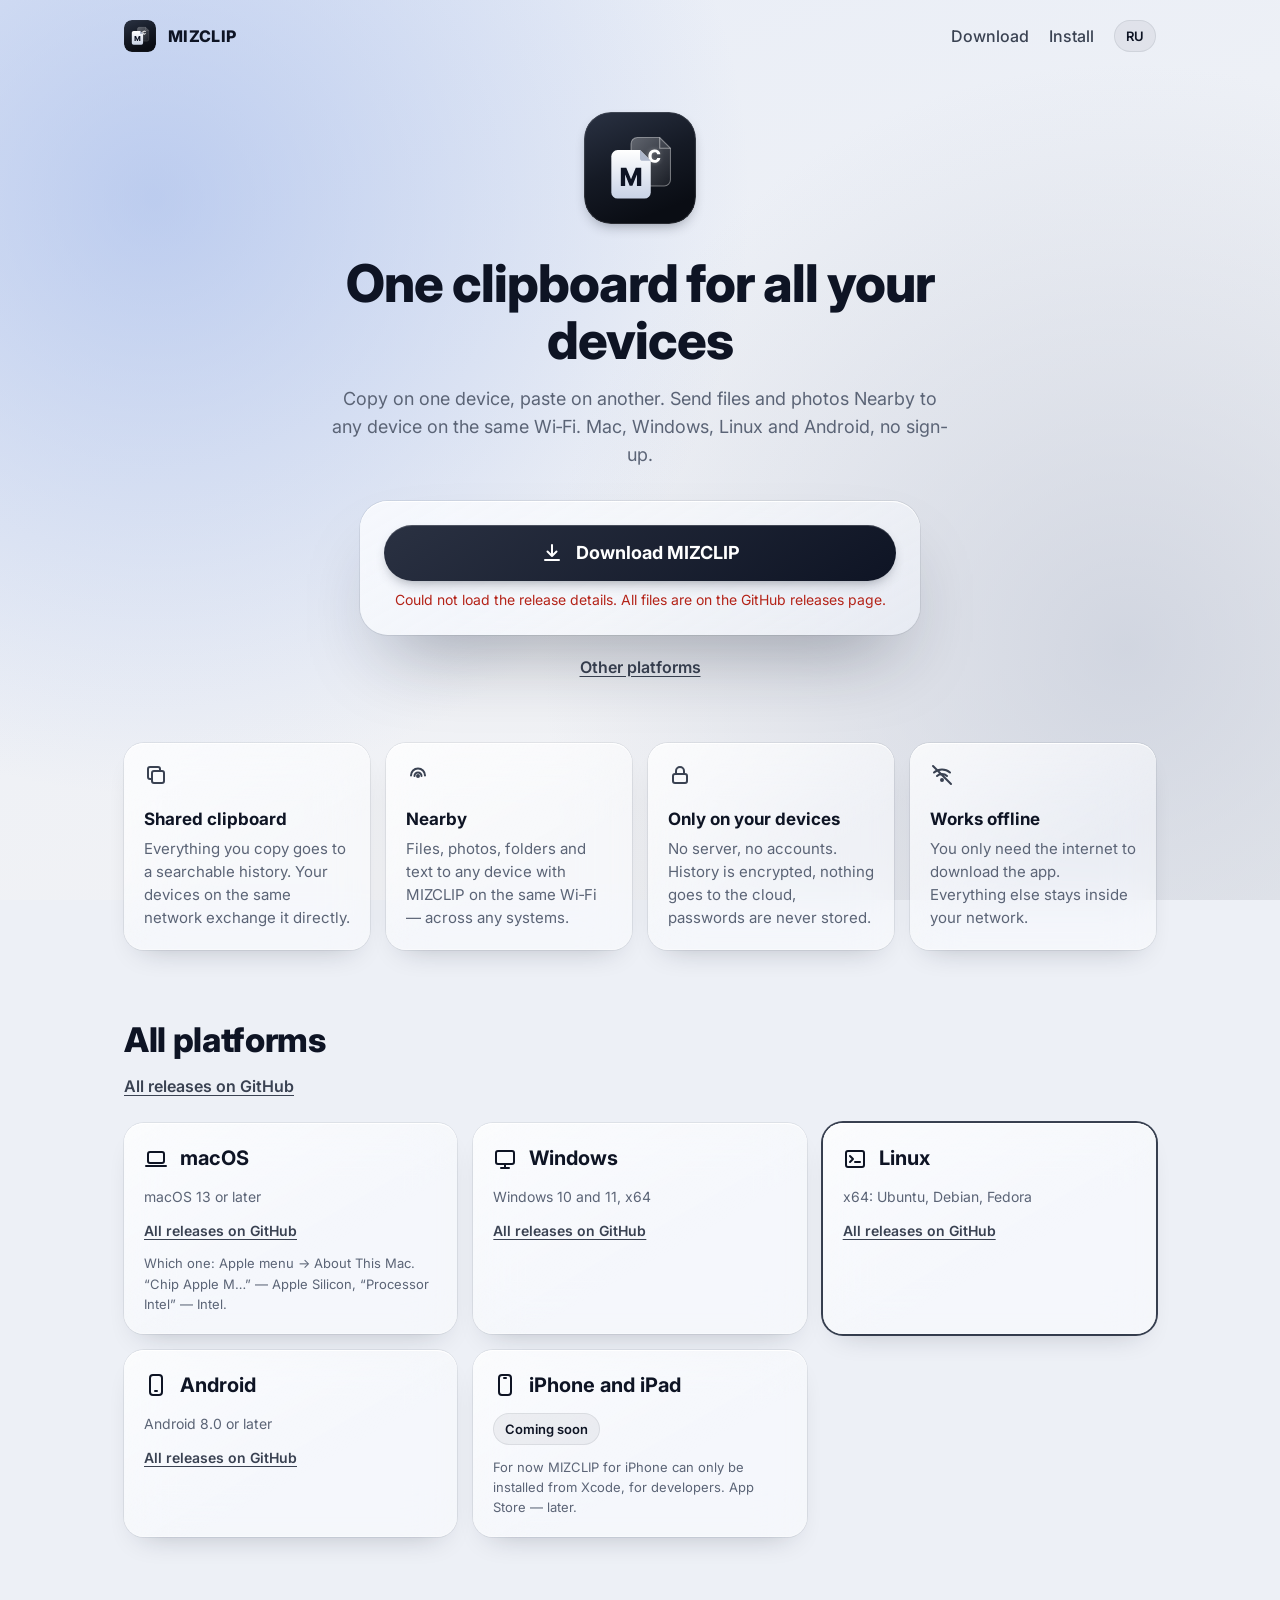
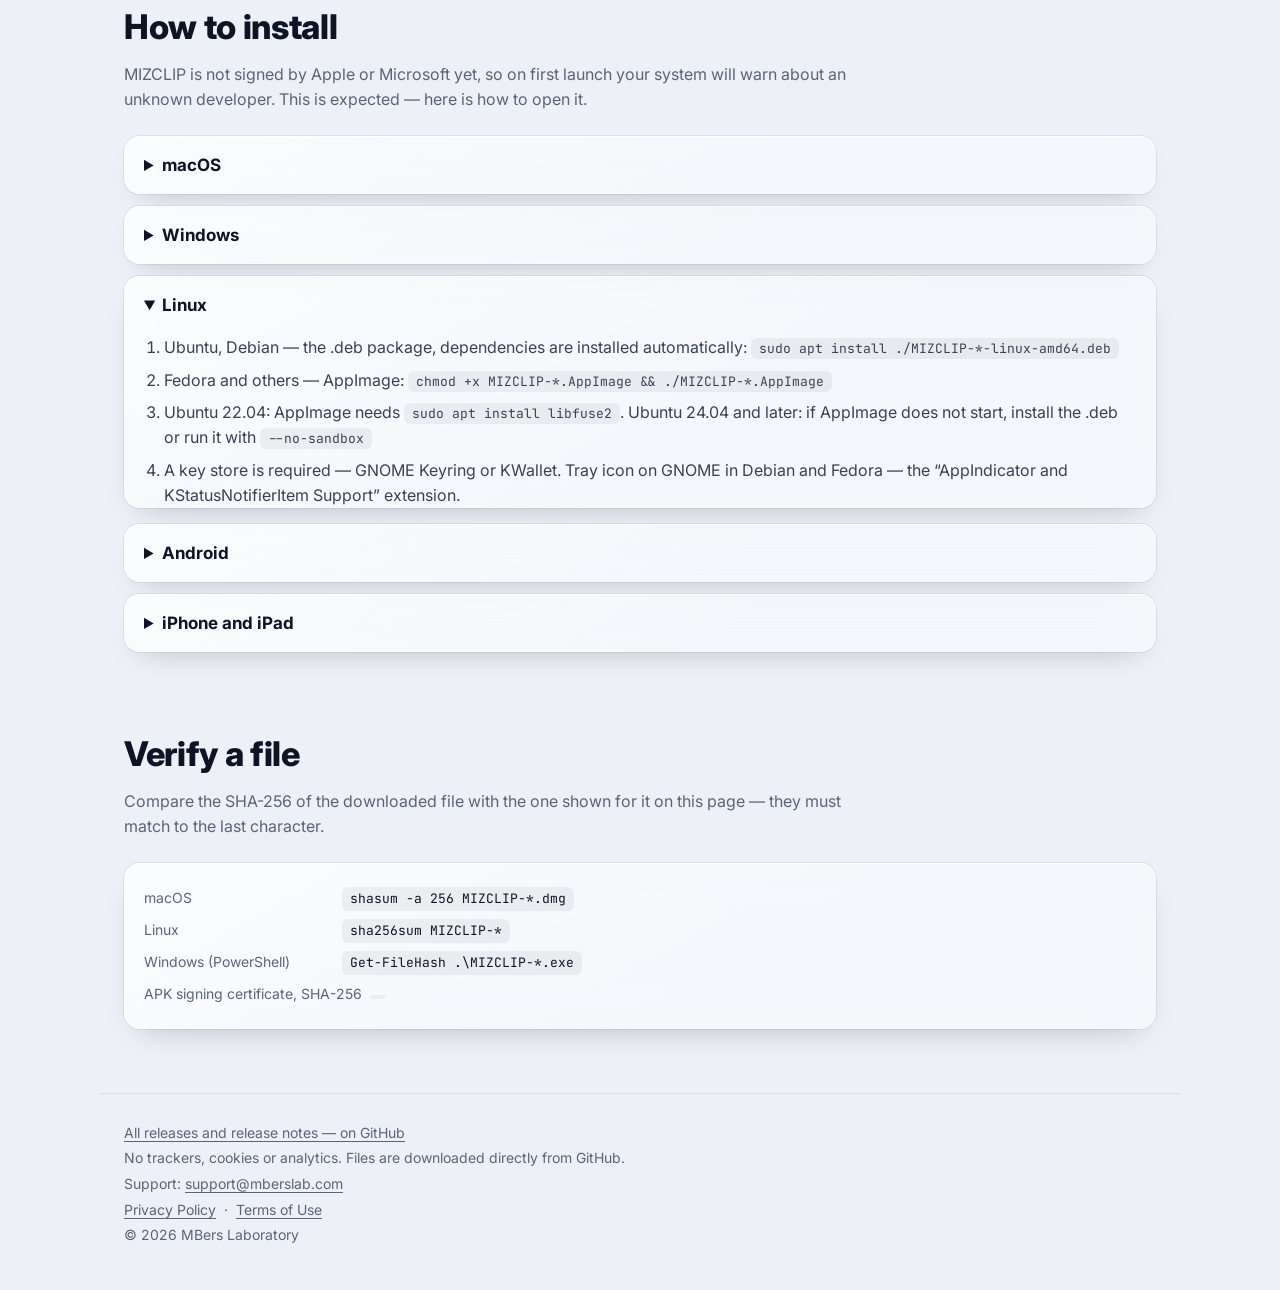
<file: index.html>
<!doctype html>
<html lang="ru">
<head>
  <meta charset="utf-8">
  <meta name="viewport" content="width=device-width, initial-scale=1">
  <!-- Только свои файлы; из сети — только сведения о выпуске из API GitHub. Без трекеров, cookies и аналитики. -->
  <meta http-equiv="Content-Security-Policy" content="default-src 'none'; script-src 'self'; style-src 'self'; img-src 'self'; font-src 'self'; connect-src https://api.github.com; base-uri 'none'; form-action 'none'; upgrade-insecure-requests">
  <meta name="referrer" content="no-referrer">
  <meta name="color-scheme" content="dark light">
  <title>MIZCLIP — скачать</title>
  <meta name="description" content="MIZCLIP — общий буфер обмена и передача «Рядом» для Mac, Windows, Linux и Android. Без сервера и регистрации.">
  <link rel="icon" href="assets/logo/mizclip-icon.svg" type="image/svg+xml">
  <link rel="icon" href="assets/logo/icon-small-32.png" sizes="32x32" type="image/png">
  <link rel="apple-touch-icon" href="assets/logo/icon-180.png">
  <link rel="stylesheet" href="assets/tokens.css">
  <link rel="stylesheet" href="assets/site.css">
  <script src="assets/app.js" defer></script>
</head>
<body>
  <header class="top">
    <a class="brand" href="./">
      <img src="assets/logo/mizclip-icon.svg" alt="" width="32" height="32">
      <span>MIZCLIP</span>
    </a>
    <nav class="nav">
      <a href="#download" data-i18n="nav.download">Скачать</a>
      <a href="#install" data-i18n="nav.install">Установка</a>
      <button type="button" class="chip" id="lang" lang="en" aria-label="Switch to English">EN</button>
    </nav>
  </header>

  <main>
    <section class="hero">
      <img class="hero-logo" src="assets/logo/mizclip-icon.svg" alt="MIZCLIP" width="112" height="112">
      <h1 data-i18n="hero.title">Общий буфер обмена для всех ваших устройств</h1>
      <p class="lead" data-i18n="hero.lead">Скопировал на одном устройстве — вставил на другом. Файлы и фото — «Рядом», на любое устройство в той же Wi‑Fi. Mac, Windows, Linux и Android, без регистрации.</p>

      <div class="cta panel">
        <a class="btn-primary btn-big" id="primary-btn" href="https://github.com/MBersLaboratory/mizclip-releases/releases">
          <svg class="icon" viewBox="0 0 24 24" aria-hidden="true"><path d="M12 4v11m0 0-4.5-4.5M12 15l4.5-4.5M5 19h14"/></svg>
          <span id="primary-label" data-i18n="primary.default">Скачать MIZCLIP</span>
        </a>
        <p class="meta" id="primary-meta"></p>
        <p class="alt" id="primary-alt" hidden></p>
        <p class="alt" id="primary-hint" hidden></p>
        <p class="status" id="status" role="status" aria-live="polite" data-i18n="status.static">Все установщики — на странице выпусков GitHub.</p>
      </div>
      <a class="more" href="#download" data-i18n="hero.more">Другие платформы</a>
    </section>

    <section class="features" aria-labelledby="features-title">
      <h2 class="sr-only" id="features-title" data-i18n="features.title">Что умеет MIZCLIP</h2>
      <article class="card glass">
        <svg class="icon" viewBox="0 0 24 24" aria-hidden="true"><rect x="8" y="8" width="12" height="12" rx="2"/><path d="M16 8V6a2 2 0 0 0-2-2H6a2 2 0 0 0-2 2v8a2 2 0 0 0 2 2h2"/></svg>
        <h3 data-i18n="f1.title">Общий буфер</h3>
        <p data-i18n="f1.text">Всё скопированное — в истории с поиском. Свои устройства в одной сети обмениваются ею напрямую.</p>
      </article>
      <article class="card glass">
        <svg class="icon" viewBox="0 0 24 24" aria-hidden="true"><path d="M5 12.5a7 7 0 0 1 14 0M8.5 13a3.5 3.5 0 0 1 7 0"/><circle cx="12" cy="13" r="1"/></svg>
        <h3 data-i18n="f2.title">«Рядом»</h3>
        <p data-i18n="f2.text">Файлы, фото, папки и текст на любое устройство с MIZCLIP в той же Wi‑Fi — между любыми системами.</p>
      </article>
      <article class="card glass">
        <svg class="icon" viewBox="0 0 24 24" aria-hidden="true"><rect x="5" y="11" width="14" height="9" rx="2"/><path d="M8 11V8a4 4 0 0 1 8 0v3"/></svg>
        <h3 data-i18n="f3.title">Только на ваших устройствах</h3>
        <p data-i18n="f3.text">Сервера и аккаунтов нет. История зашифрована, ничего не уходит в облако, пароли не сохраняются.</p>
      </article>
      <article class="card glass">
        <svg class="icon" viewBox="0 0 24 24" aria-hidden="true"><path d="M4 9.5a12 12 0 0 1 16 0M7 13a7 7 0 0 1 10 0M3 3l18 18"/><circle cx="12" cy="17" r="1"/></svg>
        <h3 data-i18n="f4.title">Без интернета</h3>
        <p data-i18n="f4.text">Интернет нужен только чтобы скачать приложение. Обмен идёт внутри вашей сети.</p>
      </article>
    </section>

    <section id="download" class="section" aria-labelledby="download-title">
      <h2 id="download-title" data-i18n="download.title">Все платформы</h2>
      <p class="section-lead">
        <span id="release-line"></span>
        <a id="all-releases" href="https://github.com/MBersLaboratory/mizclip-releases/releases" data-i18n="download.all">Все версии на GitHub</a>
      </p>

      <div class="platforms">
        <article class="platform glass" data-platform="mac">
          <header>
            <svg class="icon" viewBox="0 0 24 24" aria-hidden="true"><rect x="4" y="5" width="16" height="11" rx="2"/><path d="M2 19h20"/></svg>
            <h3>macOS</h3>
          </header>
          <p class="req" data-i18n="req.mac">macOS 13 и новее</p>
          <div class="files" data-files="mac-arm64 mac-x64"></div>
          <p class="hint" data-i18n="hint.mac">Какой выбрать: меню Apple → «Об этом Mac». «Чип Apple M…» — Apple Silicon, «Процессор Intel» — Intel.</p>
        </article>
        <article class="platform glass" data-platform="windows">
          <header>
            <svg class="icon" viewBox="0 0 24 24" aria-hidden="true"><rect x="3" y="4" width="18" height="13" rx="2"/><path d="M8 21h8M12 17v4"/></svg>
            <h3>Windows</h3>
          </header>
          <p class="req" data-i18n="req.windows">Windows 10 и 11, x64</p>
          <div class="files" data-files="windows"></div>
        </article>
        <article class="platform glass" data-platform="linux">
          <header>
            <svg class="icon" viewBox="0 0 24 24" aria-hidden="true"><rect x="3" y="4" width="18" height="16" rx="2"/><path d="m7 9 3 3-3 3M12 15h5"/></svg>
            <h3>Linux</h3>
          </header>
          <p class="req" data-i18n="req.linux">x64: Ubuntu, Debian, Fedora</p>
          <div class="files" data-files="deb appimage"></div>
        </article>
        <article class="platform glass" data-platform="android">
          <header>
            <svg class="icon" viewBox="0 0 24 24" aria-hidden="true"><rect x="6" y="2" width="12" height="20" rx="3"/><path d="M11 18h2"/></svg>
            <h3>Android</h3>
          </header>
          <p class="req" data-i18n="req.android">Android 8.0 и новее</p>
          <div class="files" data-files="android"></div>
        </article>
        <article class="platform glass" data-platform="ios">
          <header>
            <svg class="icon" viewBox="0 0 24 24" aria-hidden="true"><rect x="6" y="2" width="12" height="20" rx="3"/><path d="M11 5h2"/></svg>
            <h3 data-i18n="ios.name">iPhone и iPad</h3>
          </header>
          <p class="soon chip" data-i18n="ios.soon">Скоро</p>
          <p class="hint" data-i18n="ios.text">Пока MIZCLIP для iPhone ставится только из Xcode — для разработчиков. В App Store — позже.</p>
        </article>
      </div>
    </section>

    <section id="install" class="section" aria-labelledby="install-title">
      <h2 id="install-title" data-i18n="install.title">Как установить</h2>
      <p class="section-lead" data-i18n="install.lead">У MIZCLIP пока нет подписи Apple и Microsoft, поэтому при первом запуске система предупредит о неизвестном разработчике. Это ожидаемо — ниже написано, как открыть.</p>

      <details class="guide glass" data-guide="mac">
        <summary>macOS</summary>
        <ol>
          <li data-i18n="mac.1">Откройте .dmg и перетащите MIZCLIP в «Программы».</li>
          <li data-i18n="mac.2">macOS 14 и раньше: в «Программах» правый клик по MIZCLIP → «Открыть» → в окне предупреждения снова «Открыть».</li>
          <li data-i18n="mac.3">macOS 15 и новее: откройте MIZCLIP → «Готово» в окне «не удалось проверить» → «Системные настройки» → «Конфиденциальность и безопасность» → внизу «Всё равно открыть» → пароль Mac → «Открыть».</li>
          <li><span data-i18n="mac.4">Если macOS пишет, что приложение «повреждено», выполните в Терминале:</span> <code>xattr -dr com.apple.quarantine /Applications/MIZCLIP.app</code></li>
          <li data-i18n="mac.5">Чтобы MIZCLIP вставлял в другие приложения, разрешите «Универсальный доступ», когда macOS попросит.</li>
        </ol>
        <p class="hint" data-i18n="mac.after">Дальше MIZCLIP открывается обычным двойным кликом. Новая версия ставится поверх — данные сохраняются.</p>
      </details>

      <details class="guide glass" data-guide="windows">
        <summary>Windows</summary>
        <ol>
          <li data-i18n="win.1">Скачайте .exe. Если браузер предупредит о редком файле — «Сохранить» / «Всё равно сохранить».</li>
          <li data-i18n="win.2">Запустите файл. SmartScreen покажет «Windows защитила ваш компьютер» — нажмите «Подробнее» → «Выполнить в любом случае».</li>
          <li data-i18n="win.3">MIZCLIP ставится сразу для текущего пользователя, права администратора не нужны. Ярлыки — на рабочем столе и в «Пуске».</li>
        </ol>
      </details>

      <details class="guide glass" data-guide="linux">
        <summary>Linux</summary>
        <ol>
          <li><span data-i18n="linux.1">Ubuntu, Debian — пакет .deb, зависимости подтянутся сами:</span> <code>sudo apt install ./MIZCLIP-*-linux-amd64.deb</code></li>
          <li><span data-i18n="linux.2">Fedora и другие — AppImage:</span> <code>chmod +x MIZCLIP-*.AppImage &amp;&amp; ./MIZCLIP-*.AppImage</code></li>
          <li><span data-i18n="linux.3">Ubuntu 22.04: для AppImage нужен</span> <code>sudo apt install libfuse2</code><span data-i18n="linux.4">. Ubuntu 24.04 и новее: если AppImage не запускается — поставьте .deb или запустите с ключом</span> <code>--no-sandbox</code></li>
          <li data-i18n="linux.5">Нужно хранилище ключей — GNOME Keyring или KWallet. Значок в трее на GNOME в Debian и Fedora — расширение «AppIndicator and KStatusNotifierItem Support».</li>
        </ol>
      </details>

      <details class="guide glass" data-guide="android">
        <summary>Android</summary>
        <ol>
          <li data-i18n="and.1">Скачайте .apk на телефон и откройте его — из уведомления браузера или из «Загрузок».</li>
          <li data-i18n="and.2">Android попросит разрешение: «Настройки» → «Разрешить установку из этого источника» → назад → «Установить».</li>
          <li data-i18n="and.3">Если Google Play Защита предупредит о неизвестном приложении — «Подробнее» → «Всё равно установить».</li>
          <li data-i18n="and.4">Новая версия ставится поверх прежней — данные сохраняются.</li>
        </ol>
      </details>

      <details class="guide glass" data-guide="ios">
        <summary data-i18n="ios.name2">iPhone и iPad</summary>
        <p data-i18n="ios.guide">Версия для iPhone и iPad пока не выпущена: её можно собрать и поставить на свой телефон только из Xcode. Когда появится в App Store или TestFlight — ссылка будет здесь.</p>
      </details>
    </section>

    <section id="verify" class="section" aria-labelledby="verify-title">
      <h2 id="verify-title" data-i18n="verify.title">Проверить файл</h2>
      <p class="section-lead" data-i18n="verify.lead">Сравните SHA-256 скачанного файла с суммой у этого файла на странице — они должны совпасть до последнего знака.</p>
      <div class="verify glass">
        <p><span class="label">macOS</span> <code>shasum -a 256 MIZCLIP-*.dmg</code></p>
        <p><span class="label">Linux</span> <code>sha256sum MIZCLIP-*</code></p>
        <p><span class="label">Windows (PowerShell)</span> <code>Get-FileHash .\MIZCLIP-*.exe</code></p>
        <p id="apk-cert" hidden><span class="label" data-i18n="verify.apk">Подпись APK, сертификат SHA-256</span> <code id="apk-cert-value"></code></p>
      </div>
    </section>
  </main>

  <footer class="footer">
    <p><a href="https://github.com/MBersLaboratory/mizclip-releases/releases" data-i18n="footer.releases">Все версии и заметки к выпускам — на GitHub</a></p>
    <p data-i18n="footer.privacy">Без трекеров, cookies и аналитики. Файлы скачиваются напрямую с GitHub.</p>
    <p><span data-i18n="footer.support">Поддержка:</span> <a href="mailto:support@mberslab.com">support@mberslab.com</a></p>
    <p class="footer-links"><a href="privacy.html" data-i18n="footer.policy">Политика конфиденциальности</a><a href="terms.html" data-i18n="footer.terms">Условия использования</a></p>
    <p>© 2026 MBers Laboratory</p>
  </footer>

  <template id="file-row">
    <div class="file">
      <div class="file-head">
        <div class="file-info">
          <span class="file-label"></span>
          <span class="file-meta"></span>
        </div>
        <a class="btn-secondary file-btn" href="#"></a>
      </div>
      <details class="sha">
        <summary>SHA-256</summary>
        <div class="sha-body">
          <code class="sha-value"></code>
          <button type="button" class="chip sha-copy"></button>
        </div>
      </details>
      <p class="file-warn" hidden></p>
    </div>
  </template>
</body>
</html>
</file>
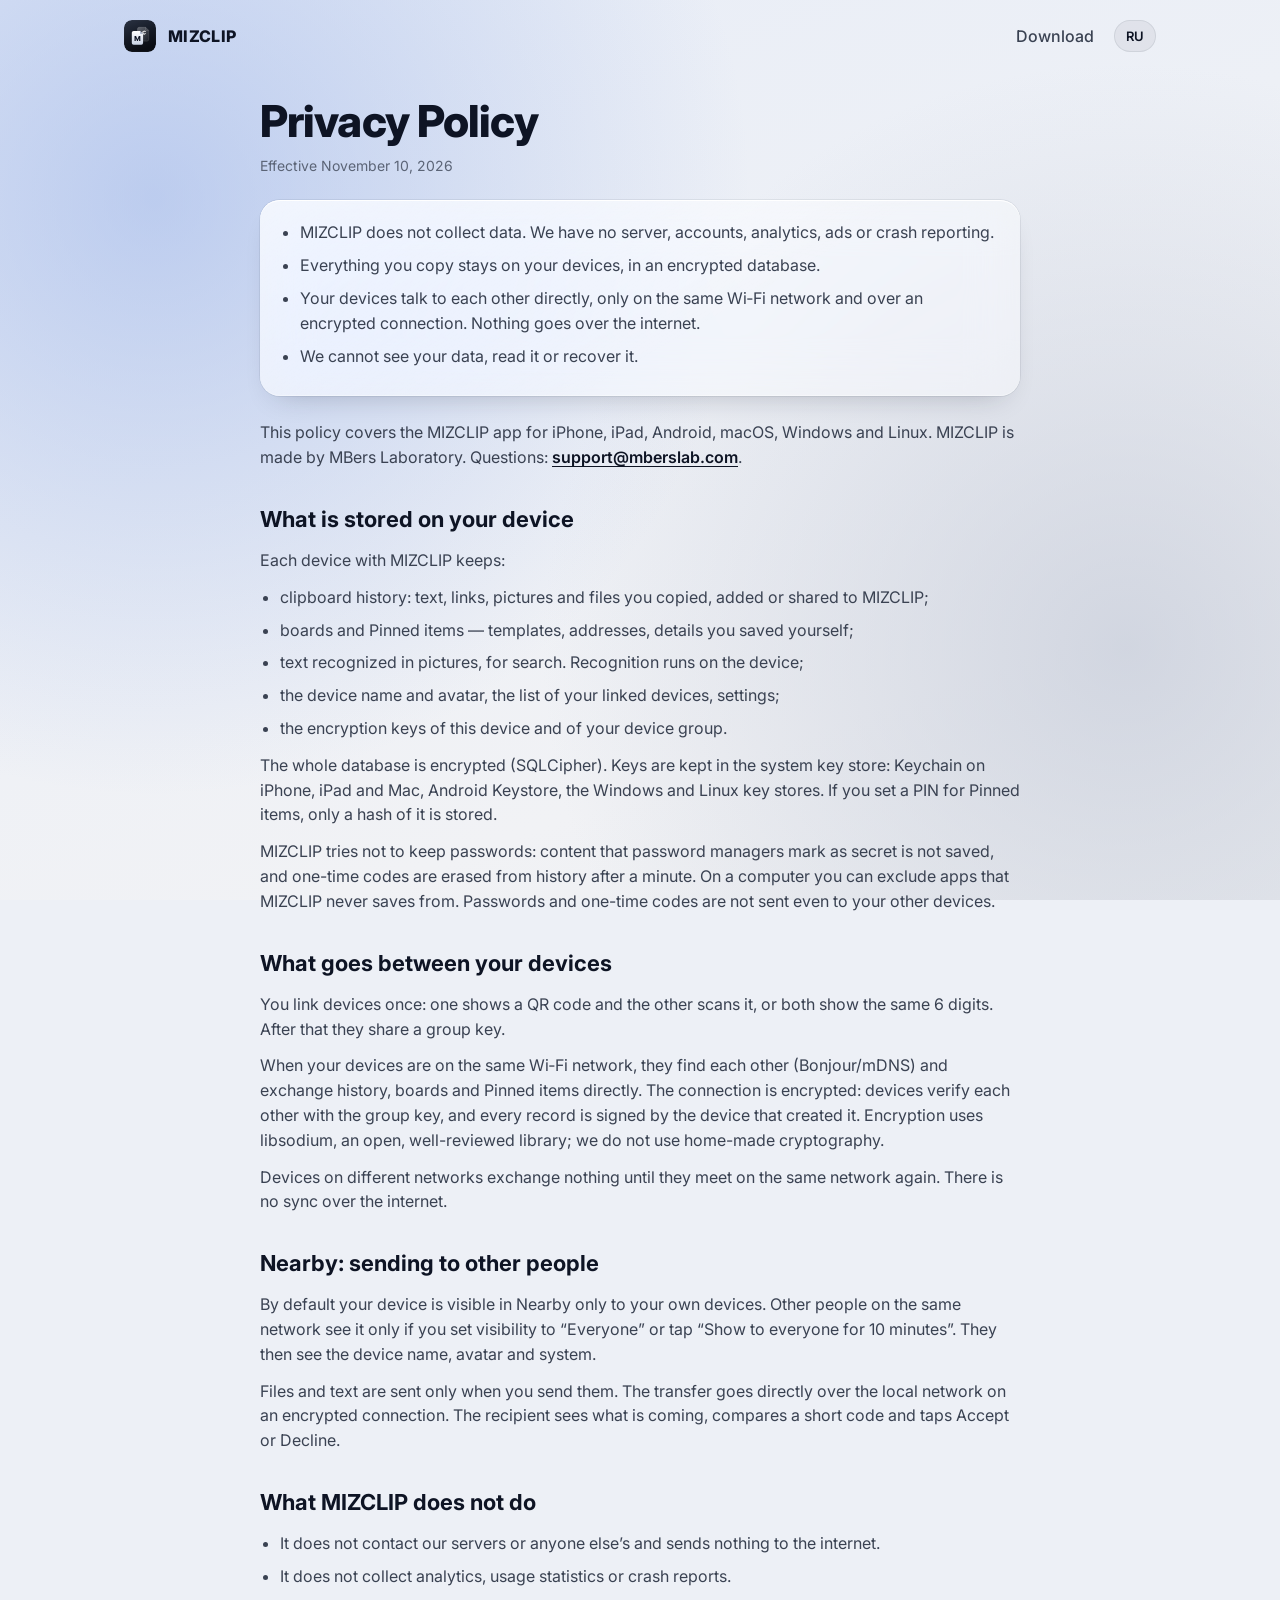
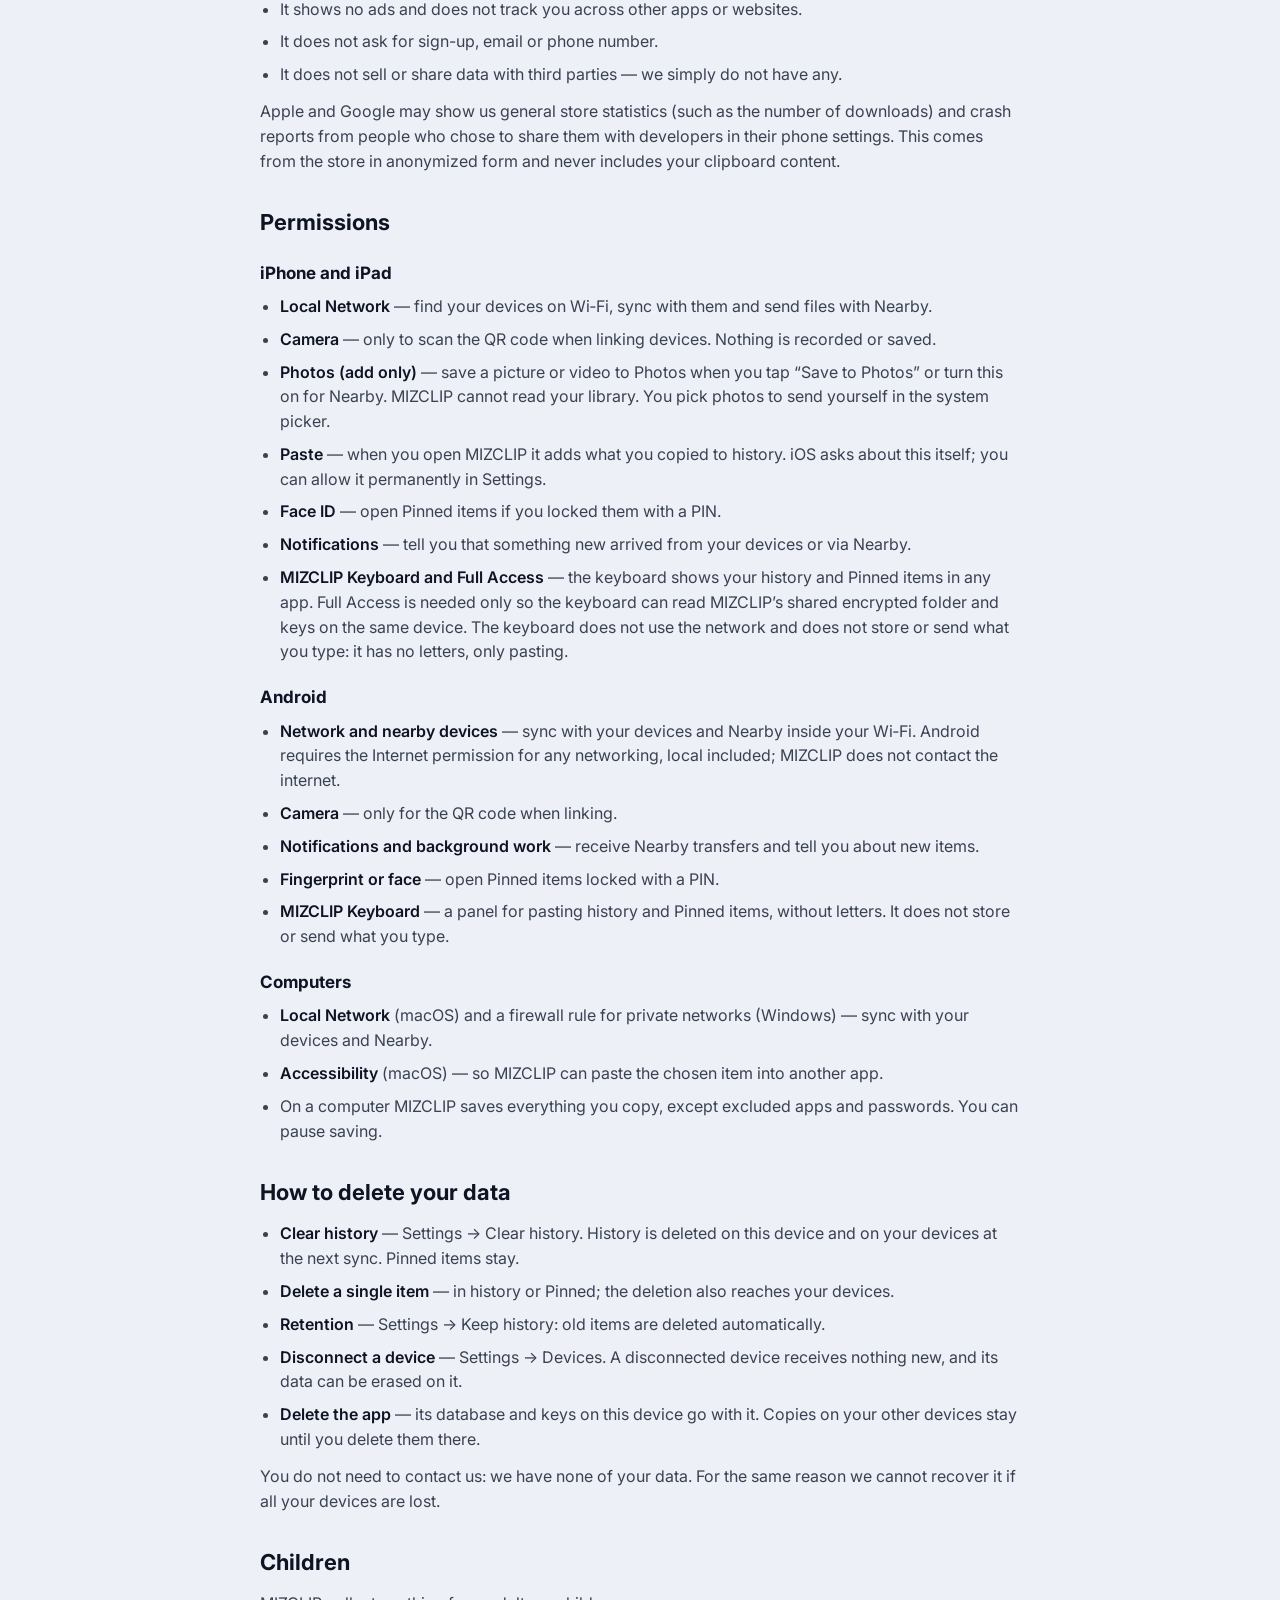
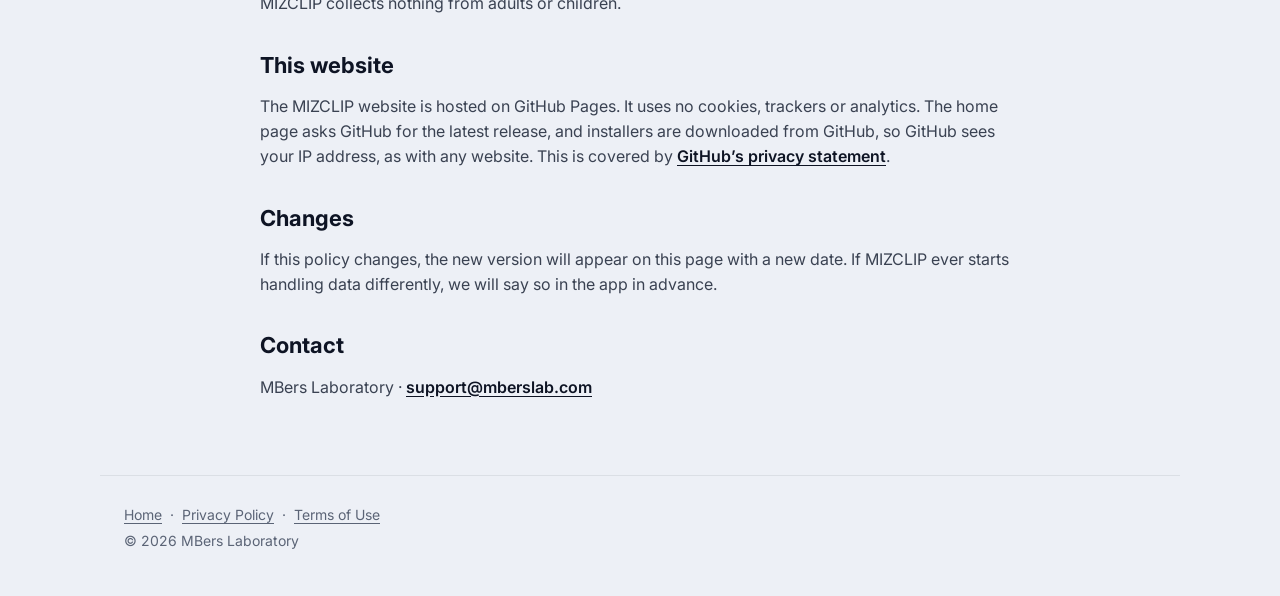
<file: privacy.html>
<!doctype html>
<html lang="ru" data-title-ru="MIZCLIP — политика конфиденциальности" data-title-en="MIZCLIP — Privacy Policy">
<head>
  <meta charset="utf-8">
  <meta name="viewport" content="width=device-width, initial-scale=1">
  <!-- Только свои файлы, без запросов в сеть. Без трекеров, cookies и аналитики. -->
  <meta http-equiv="Content-Security-Policy" content="default-src 'none'; script-src 'self'; style-src 'self'; img-src 'self'; font-src 'self'; base-uri 'none'; form-action 'none'; upgrade-insecure-requests">
  <meta name="referrer" content="no-referrer">
  <meta name="color-scheme" content="dark light">
  <title>MIZCLIP — политика конфиденциальности</title>
  <meta name="description" content="Какие данные хранит MIZCLIP и куда они передаются: только на ваших устройствах, без сервера, аккаунтов и аналитики.">
  <link rel="icon" href="assets/logo/mizclip-icon.svg" type="image/svg+xml">
  <link rel="icon" href="assets/logo/icon-small-32.png" sizes="32x32" type="image/png">
  <link rel="apple-touch-icon" href="assets/logo/icon-180.png">
  <link rel="stylesheet" href="assets/tokens.css">
  <link rel="stylesheet" href="assets/site.css">
  <script src="assets/doc.js" defer></script>
</head>
<body>
  <header class="top">
    <a class="brand" href="./">
      <img src="assets/logo/mizclip-icon.svg" alt="" width="32" height="32">
      <span>MIZCLIP</span>
    </a>
    <nav class="nav">
      <a href="./#download"><span data-lang="ru">Скачать</span><span data-lang="en">Download</span></a>
      <button type="button" class="chip" id="lang" lang="en" aria-label="Switch to English">EN</button>
    </nav>
  </header>

  <main>
    <article class="doc" data-lang="ru" lang="ru">
      <h1>Политика конфиденциальности</h1>
      <p class="updated">Действует с 10 ноября 2026 года</p>

      <div class="summary glass">
        <ul>
          <li>MIZCLIP не собирает данные. У нас нет сервера, аккаунтов, аналитики, рекламы и отчётов о сбоях.</li>
          <li>Всё, что вы копируете, хранится только на ваших устройствах, в зашифрованной базе.</li>
          <li>Свои устройства обмениваются данными напрямую, только внутри одной Wi‑Fi сети и по зашифрованному соединению. Через интернет ничего не передаётся.</li>
          <li>Мы не видим ваши данные и не можем их ни прочитать, ни восстановить.</li>
        </ul>
      </div>

      <p>Это политика приложения MIZCLIP для iPhone, iPad, Android, macOS, Windows и Linux. Приложение делает MBers Laboratory. Вопросы — на <a href="mailto:support@mberslab.com">support@mberslab.com</a>.</p>

      <h2>Что хранится на устройстве</h2>
      <p>Каждое устройство с MIZCLIP хранит у себя:</p>
      <ul>
        <li>историю буфера обмена: текст, ссылки, картинки и файлы, которые вы скопировали, добавили или отправили в MIZCLIP;</li>
        <li>доски и «Постоянное» — шаблоны, адреса, реквизиты, которые вы сохранили сами;</li>
        <li>текст, распознанный на картинках, — для поиска. Распознавание идёт на самом устройстве;</li>
        <li>имя и аватар устройства, список ваших связанных устройств, настройки;</li>
        <li>ключи шифрования этого устройства и вашей группы устройств.</li>
      </ul>
      <p>База целиком зашифрована (SQLCipher). Ключи лежат в системном хранилище: Keychain на iPhone, iPad и Mac, Android Keystore, хранилище ключей Windows и Linux. Если вы включили PIN-код на «Постоянное», хранится не сам код, а его хэш.</p>
      <p>Пароли MIZCLIP старается не сохранять: то, что менеджеры паролей помечают как секрет, в историю не попадает, а одноразовые коды сами стираются из истории через минуту. На компьютере можно исключить приложения, из которых ничего не сохраняется. Пароли и одноразовые коды не уходят даже на ваши другие устройства.</p>

      <h2>Что передаётся между вашими устройствами</h2>
      <p>Устройства связываются один раз: одно показывает QR-код, другое его сканирует, или оба показывают одинаковые 6 цифр. После этого у них есть общий ключ группы.</p>
      <p>Когда ваши устройства в одной Wi‑Fi сети, они находят друг друга (Bonjour/mDNS) и напрямую обмениваются историей, досками и «Постоянным». Соединение шифруется: устройства проверяют друг друга по ключу группы, каждая запись подписана устройством, которое её создало. Для шифрования используется libsodium — открытая и проверенная библиотека, своей криптографии у нас нет.</p>
      <p>Если устройства в разных сетях, они ничего не передают и обмениваются, когда снова окажутся в одной сети. Синхронизации через интернет нет.</p>

      <h2>«Рядом»: передача другим людям</h2>
      <p>По умолчанию ваше устройство в «Рядом» видно только вашим устройствам. Другие люди в той же сети видят его, только если вы сами выбрали видимость «Всем» или нажали «Показать всем на 10 минут». Тогда им видны имя и аватар устройства и его система.</p>
      <p>Файлы и текст уходят только тогда, когда вы сами их отправляете. Передача идёт напрямую в локальной сети по зашифрованному соединению. Получатель видит, что пришло, сверяет короткий код и сам нажимает «Принять» или «Отклонить».</p>

      <h2>Чего MIZCLIP не делает</h2>
      <ul>
        <li>Не обращается к нашим или чужим серверам и не отправляет ничего в интернет.</li>
        <li>Не собирает аналитику, статистику использования и отчёты о сбоях.</li>
        <li>Не показывает рекламу и не отслеживает вас в других приложениях и на сайтах.</li>
        <li>Не просит регистрацию, почту или телефон.</li>
        <li>Не продаёт и не передаёт данные третьим лицам — у нас их просто нет.</li>
      </ul>
      <p>Apple и Google могут показывать нам общую статистику магазина (например, число загрузок) и отчёты о сбоях от тех, кто сам разрешил делиться ими с разработчиками в настройках телефона. Эти сведения приходят от магазина в обезличенном виде и содержимого вашего буфера не включают.</p>

      <h2>Разрешения</h2>
      <h3>iPhone и iPad</h3>
      <ul>
        <li><strong>Локальная сеть</strong> — найти ваши устройства в Wi‑Fi, обмениваться с ними и передавать файлы «Рядом».</li>
        <li><strong>Камера</strong> — только чтобы отсканировать QR-код при связывании устройств. Ничего не снимается и не сохраняется.</li>
        <li><strong>Фото (только добавление)</strong> — сохранить картинку или видео в «Фото», когда вы нажимаете «Сохранить в «Фото»» или включили это для «Рядом». Читать вашу медиатеку MIZCLIP не может. Фото для отправки вы выбираете сами в системном окне.</li>
        <li><strong>Вставка</strong> — при открытии MIZCLIP забирает то, что вы скопировали, в историю. iOS спрашивает об этом сама; можно разрешить всегда в настройках.</li>
        <li><strong>Face ID</strong> — открыть «Постоянное», если вы закрыли его PIN-кодом.</li>
        <li><strong>Уведомления</strong> — сообщить, что пришло новое с ваших устройств или через «Рядом».</li>
        <li><strong>Клавиатура MIZCLIP и «Полный доступ»</strong> — клавиатура показывает историю и «Постоянное» в любом приложении. «Полный доступ» нужен только для того, чтобы клавиатура могла читать общую зашифрованную папку и ключи MIZCLIP на этом же устройстве. В сеть клавиатура не ходит и набранное вами не сохраняет и не передаёт: в ней нет букв, только вставка.</li>
      </ul>
      <h3>Android</h3>
      <ul>
        <li><strong>Сеть и устройства поблизости</strong> — обмен с вашими устройствами и «Рядом» внутри Wi‑Fi. Разрешение «Интернет» Android требует для любой работы с сетью, в том числе локальной; в интернет MIZCLIP не обращается.</li>
        <li><strong>Камера</strong> — только для QR-кода при связывании.</li>
        <li><strong>Уведомления и работа в фоне</strong> — принимать «Рядом» и сообщать о новом.</li>
        <li><strong>Отпечаток или лицо</strong> — открыть «Постоянное», закрытое PIN-кодом.</li>
        <li><strong>Клавиатура MIZCLIP</strong> — панель вставки истории и «Постоянного», без букв. Набранное не сохраняет и не передаёт.</li>
      </ul>
      <h3>Компьютер</h3>
      <ul>
        <li><strong>Локальная сеть</strong> (macOS) и правило брандмауэра для частных сетей (Windows) — обмен с вашими устройствами и «Рядом».</li>
        <li><strong>Универсальный доступ</strong> (macOS) — чтобы MIZCLIP мог вставить выбранное в другое приложение.</li>
        <li>MIZCLIP на компьютере сам сохраняет всё, что вы копируете, кроме исключённых приложений и паролей. Сохранение можно поставить на паузу.</li>
      </ul>

      <h2>Как удалить данные</h2>
      <ul>
        <li><strong>Очистить историю</strong> — «Настройки → Очистить историю». История удалится на этом устройстве и на ваших устройствах при следующем обмене. «Постоянное» остаётся.</li>
        <li><strong>Удалить отдельную запись</strong> — в истории или «Постоянном»; удаление тоже расходится по вашим устройствам.</li>
        <li><strong>Срок хранения</strong> — «Настройки → Хранить историю»: старое удаляется само.</li>
        <li><strong>Отключить устройство</strong> — «Настройки → Устройства». Отключённое устройство больше ничего не получает, а на нём самом можно стереть данные.</li>
        <li><strong>Удалить приложение</strong> — вместе с ним удаляются его база и ключи на этом устройстве. На других ваших устройствах копии остаются, пока вы не удалите их там.</li>
      </ul>
      <p>Нам писать не нужно: у нас ваших данных нет. По той же причине мы не можем их восстановить, если потеряны все устройства.</p>

      <h2>Дети</h2>
      <p>MIZCLIP ничего не собирает ни у взрослых, ни у детей.</p>

      <h2>Этот сайт</h2>
      <p>Сайт MIZCLIP размещён на GitHub Pages. Он не использует cookies, трекеры и аналитику. Главная страница запрашивает у GitHub сведения о последней версии, а установщики скачиваются с GitHub, поэтому GitHub видит ваш адрес в интернете, как у любого сайта. Это регулирует <a href="https://docs.github.com/site-policy/privacy-policies/github-general-privacy-statement" rel="noreferrer">политика GitHub</a>.</p>

      <h2>Изменения</h2>
      <p>Если политика изменится, новая версия появится на этой странице с новой датой. Если когда-нибудь MIZCLIP начнёт обрабатывать данные иначе, мы скажем об этом в приложении заранее.</p>

      <h2>Контакты</h2>
      <p>MBers Laboratory · <a href="mailto:support@mberslab.com">support@mberslab.com</a></p>
    </article>

    <article class="doc" data-lang="en" lang="en">
      <h1>Privacy Policy</h1>
      <p class="updated">Effective November 10, 2026</p>

      <div class="summary glass">
        <ul>
          <li>MIZCLIP does not collect data. We have no server, accounts, analytics, ads or crash reporting.</li>
          <li>Everything you copy stays on your devices, in an encrypted database.</li>
          <li>Your devices talk to each other directly, only on the same Wi‑Fi network and over an encrypted connection. Nothing goes over the internet.</li>
          <li>We cannot see your data, read it or recover it.</li>
        </ul>
      </div>

      <p>This policy covers the MIZCLIP app for iPhone, iPad, Android, macOS, Windows and Linux. MIZCLIP is made by MBers Laboratory. Questions: <a href="mailto:support@mberslab.com">support@mberslab.com</a>.</p>

      <h2>What is stored on your device</h2>
      <p>Each device with MIZCLIP keeps:</p>
      <ul>
        <li>clipboard history: text, links, pictures and files you copied, added or shared to MIZCLIP;</li>
        <li>boards and Pinned items — templates, addresses, details you saved yourself;</li>
        <li>text recognized in pictures, for search. Recognition runs on the device;</li>
        <li>the device name and avatar, the list of your linked devices, settings;</li>
        <li>the encryption keys of this device and of your device group.</li>
      </ul>
      <p>The whole database is encrypted (SQLCipher). Keys are kept in the system key store: Keychain on iPhone, iPad and Mac, Android Keystore, the Windows and Linux key stores. If you set a PIN for Pinned items, only a hash of it is stored.</p>
      <p>MIZCLIP tries not to keep passwords: content that password managers mark as secret is not saved, and one-time codes are erased from history after a minute. On a computer you can exclude apps that MIZCLIP never saves from. Passwords and one-time codes are not sent even to your other devices.</p>

      <h2>What goes between your devices</h2>
      <p>You link devices once: one shows a QR code and the other scans it, or both show the same 6 digits. After that they share a group key.</p>
      <p>When your devices are on the same Wi‑Fi network, they find each other (Bonjour/mDNS) and exchange history, boards and Pinned items directly. The connection is encrypted: devices verify each other with the group key, and every record is signed by the device that created it. Encryption uses libsodium, an open, well-reviewed library; we do not use home-made cryptography.</p>
      <p>Devices on different networks exchange nothing until they meet on the same network again. There is no sync over the internet.</p>

      <h2>Nearby: sending to other people</h2>
      <p>By default your device is visible in Nearby only to your own devices. Other people on the same network see it only if you set visibility to “Everyone” or tap “Show to everyone for 10 minutes”. They then see the device name, avatar and system.</p>
      <p>Files and text are sent only when you send them. The transfer goes directly over the local network on an encrypted connection. The recipient sees what is coming, compares a short code and taps Accept or Decline.</p>

      <h2>What MIZCLIP does not do</h2>
      <ul>
        <li>It does not contact our servers or anyone else’s and sends nothing to the internet.</li>
        <li>It does not collect analytics, usage statistics or crash reports.</li>
        <li>It shows no ads and does not track you across other apps or websites.</li>
        <li>It does not ask for sign-up, email or phone number.</li>
        <li>It does not sell or share data with third parties — we simply do not have any.</li>
      </ul>
      <p>Apple and Google may show us general store statistics (such as the number of downloads) and crash reports from people who chose to share them with developers in their phone settings. This comes from the store in anonymized form and never includes your clipboard content.</p>

      <h2>Permissions</h2>
      <h3>iPhone and iPad</h3>
      <ul>
        <li><strong>Local Network</strong> — find your devices on Wi‑Fi, sync with them and send files with Nearby.</li>
        <li><strong>Camera</strong> — only to scan the QR code when linking devices. Nothing is recorded or saved.</li>
        <li><strong>Photos (add only)</strong> — save a picture or video to Photos when you tap “Save to Photos” or turn this on for Nearby. MIZCLIP cannot read your library. You pick photos to send yourself in the system picker.</li>
        <li><strong>Paste</strong> — when you open MIZCLIP it adds what you copied to history. iOS asks about this itself; you can allow it permanently in Settings.</li>
        <li><strong>Face ID</strong> — open Pinned items if you locked them with a PIN.</li>
        <li><strong>Notifications</strong> — tell you that something new arrived from your devices or via Nearby.</li>
        <li><strong>MIZCLIP Keyboard and Full Access</strong> — the keyboard shows your history and Pinned items in any app. Full Access is needed only so the keyboard can read MIZCLIP’s shared encrypted folder and keys on the same device. The keyboard does not use the network and does not store or send what you type: it has no letters, only pasting.</li>
      </ul>
      <h3>Android</h3>
      <ul>
        <li><strong>Network and nearby devices</strong> — sync with your devices and Nearby inside your Wi‑Fi. Android requires the Internet permission for any networking, local included; MIZCLIP does not contact the internet.</li>
        <li><strong>Camera</strong> — only for the QR code when linking.</li>
        <li><strong>Notifications and background work</strong> — receive Nearby transfers and tell you about new items.</li>
        <li><strong>Fingerprint or face</strong> — open Pinned items locked with a PIN.</li>
        <li><strong>MIZCLIP Keyboard</strong> — a panel for pasting history and Pinned items, without letters. It does not store or send what you type.</li>
      </ul>
      <h3>Computers</h3>
      <ul>
        <li><strong>Local Network</strong> (macOS) and a firewall rule for private networks (Windows) — sync with your devices and Nearby.</li>
        <li><strong>Accessibility</strong> (macOS) — so MIZCLIP can paste the chosen item into another app.</li>
        <li>On a computer MIZCLIP saves everything you copy, except excluded apps and passwords. You can pause saving.</li>
      </ul>

      <h2>How to delete your data</h2>
      <ul>
        <li><strong>Clear history</strong> — Settings → Clear history. History is deleted on this device and on your devices at the next sync. Pinned items stay.</li>
        <li><strong>Delete a single item</strong> — in history or Pinned; the deletion also reaches your devices.</li>
        <li><strong>Retention</strong> — Settings → Keep history: old items are deleted automatically.</li>
        <li><strong>Disconnect a device</strong> — Settings → Devices. A disconnected device receives nothing new, and its data can be erased on it.</li>
        <li><strong>Delete the app</strong> — its database and keys on this device go with it. Copies on your other devices stay until you delete them there.</li>
      </ul>
      <p>You do not need to contact us: we have none of your data. For the same reason we cannot recover it if all your devices are lost.</p>

      <h2>Children</h2>
      <p>MIZCLIP collects nothing from adults or children.</p>

      <h2>This website</h2>
      <p>The MIZCLIP website is hosted on GitHub Pages. It uses no cookies, trackers or analytics. The home page asks GitHub for the latest release, and installers are downloaded from GitHub, so GitHub sees your IP address, as with any website. This is covered by <a href="https://docs.github.com/site-policy/privacy-policies/github-general-privacy-statement" rel="noreferrer">GitHub’s privacy statement</a>.</p>

      <h2>Changes</h2>
      <p>If this policy changes, the new version will appear on this page with a new date. If MIZCLIP ever starts handling data differently, we will say so in the app in advance.</p>

      <h2>Contact</h2>
      <p>MBers Laboratory · <a href="mailto:support@mberslab.com">support@mberslab.com</a></p>
    </article>
  </main>

  <footer class="footer">
    <p class="footer-links"><a href="./"><span data-lang="ru">Главная</span><span data-lang="en">Home</span></a><a href="privacy.html"><span data-lang="ru">Политика конфиденциальности</span><span data-lang="en">Privacy Policy</span></a><a href="terms.html"><span data-lang="ru">Условия использования</span><span data-lang="en">Terms of Use</span></a></p>
    <p>© 2026 MBers Laboratory</p>
  </footer>
</body>
</html>
</file>
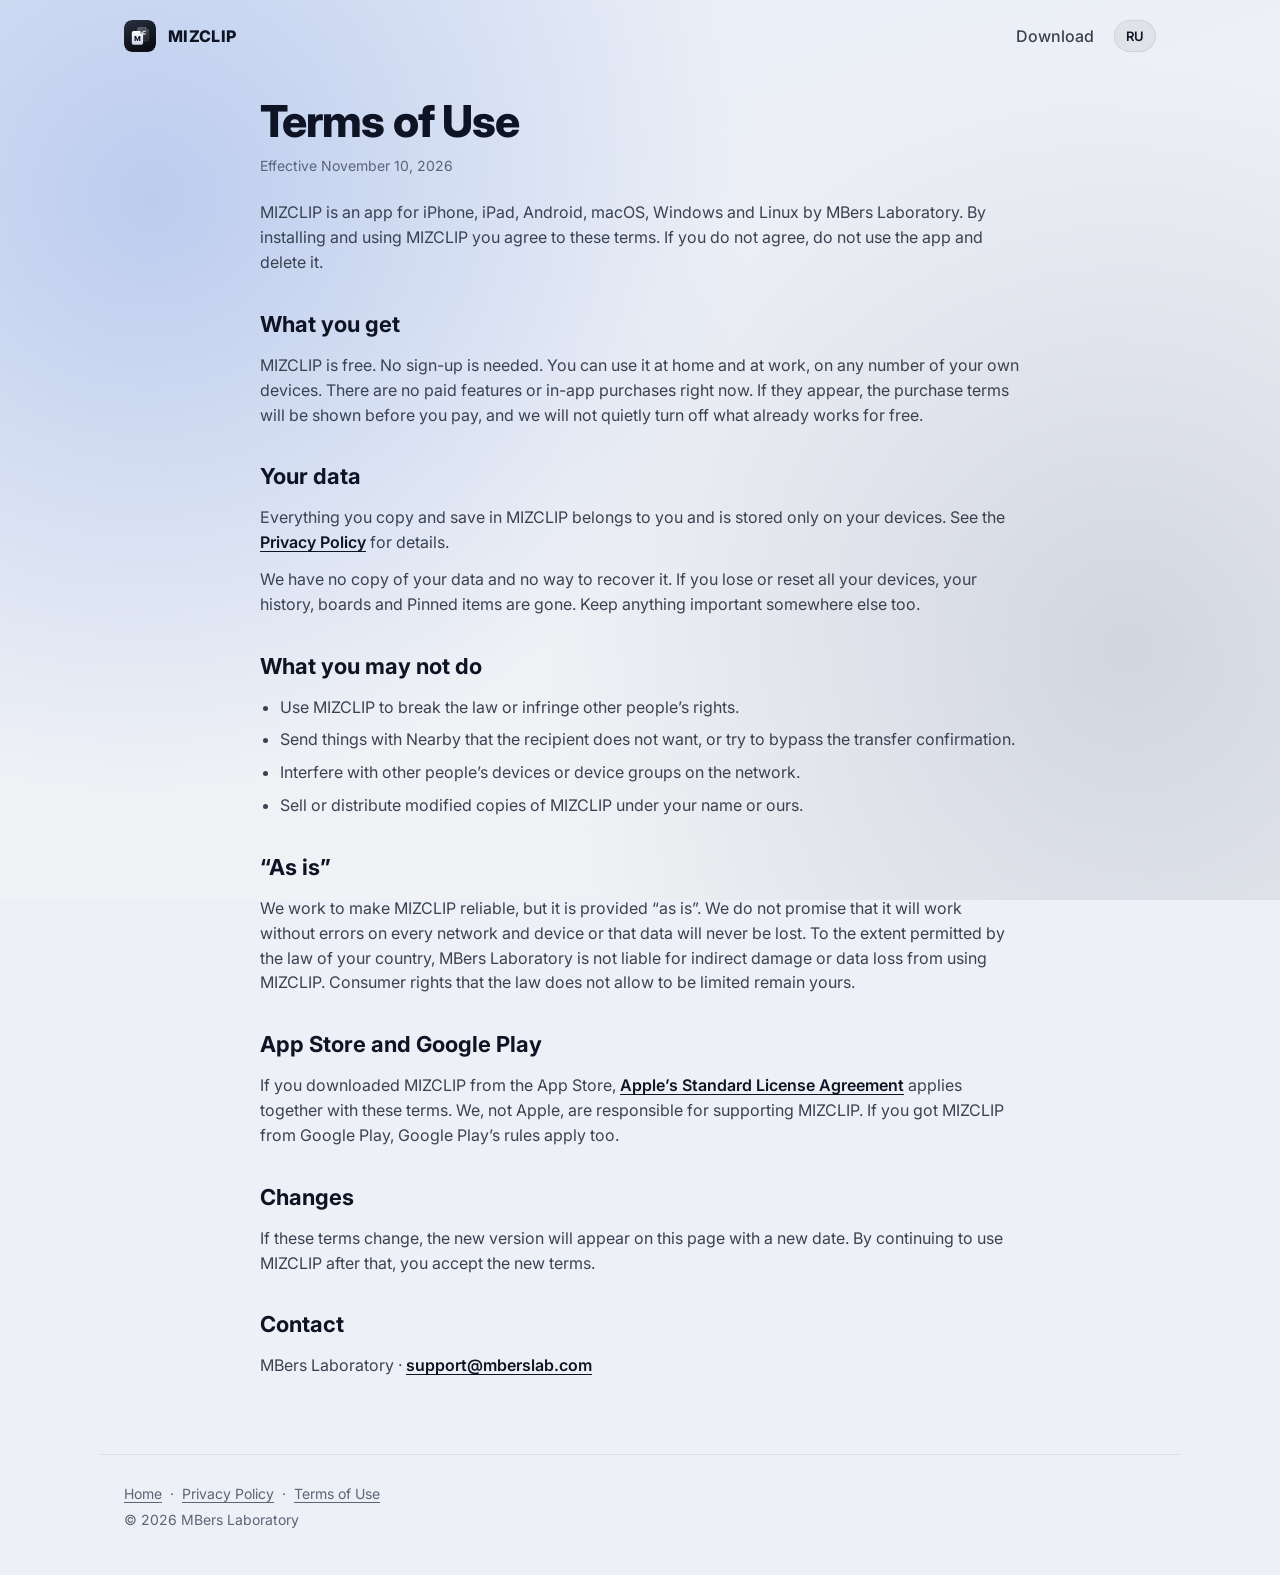
<file: terms.html>
<!doctype html>
<html lang="ru" data-title-ru="MIZCLIP — условия использования" data-title-en="MIZCLIP — Terms of Use">
<head>
  <meta charset="utf-8">
  <meta name="viewport" content="width=device-width, initial-scale=1">
  <!-- Только свои файлы, без запросов в сеть. Без трекеров, cookies и аналитики. -->
  <meta http-equiv="Content-Security-Policy" content="default-src 'none'; script-src 'self'; style-src 'self'; img-src 'self'; font-src 'self'; base-uri 'none'; form-action 'none'; upgrade-insecure-requests">
  <meta name="referrer" content="no-referrer">
  <meta name="color-scheme" content="dark light">
  <title>MIZCLIP — условия использования</title>
  <meta name="description" content="Условия использования MIZCLIP: бесплатно, без аккаунта, ваши данные — только на ваших устройствах.">
  <link rel="icon" href="assets/logo/mizclip-icon.svg" type="image/svg+xml">
  <link rel="icon" href="assets/logo/icon-small-32.png" sizes="32x32" type="image/png">
  <link rel="apple-touch-icon" href="assets/logo/icon-180.png">
  <link rel="stylesheet" href="assets/tokens.css">
  <link rel="stylesheet" href="assets/site.css">
  <script src="assets/doc.js" defer></script>
</head>
<body>
  <header class="top">
    <a class="brand" href="./">
      <img src="assets/logo/mizclip-icon.svg" alt="" width="32" height="32">
      <span>MIZCLIP</span>
    </a>
    <nav class="nav">
      <a href="./#download"><span data-lang="ru">Скачать</span><span data-lang="en">Download</span></a>
      <button type="button" class="chip" id="lang" lang="en" aria-label="Switch to English">EN</button>
    </nav>
  </header>

  <main>
    <article class="doc" data-lang="ru" lang="ru">
      <h1>Условия использования</h1>
      <p class="updated">Действуют с 10 ноября 2026 года</p>

      <p>MIZCLIP — приложение для iPhone, iPad, Android, macOS, Windows и Linux от MBers Laboratory. Устанавливая и используя MIZCLIP, вы соглашаетесь с этими условиями. Если не согласны — не пользуйтесь приложением и удалите его.</p>

      <h2>Что вы получаете</h2>
      <p>MIZCLIP бесплатный. Регистрация не нужна. Вы можете пользоваться им дома и на работе, на любом числе своих устройств. Платных функций и покупок внутри приложения сейчас нет. Если они появятся, условия покупки будут показаны до оплаты, а то, что уже работает бесплатно, мы не будем молча отключать.</p>

      <h2>Ваши данные</h2>
      <p>Всё, что вы копируете и сохраняете в MIZCLIP, принадлежит вам и хранится только на ваших устройствах. Подробно — в <a href="privacy.html">политике конфиденциальности</a>.</p>
      <p>У нас нет копии ваших данных и нет способа их восстановить. Если потерять или сбросить все свои устройства, история, доски и «Постоянное» пропадут. Держите важное ещё где-нибудь.</p>

      <h2>Что нельзя</h2>
      <ul>
        <li>Использовать MIZCLIP, чтобы нарушать закон или чужие права.</li>
        <li>Отправлять через «Рядом» то, что получатель не хочет получать, или пытаться обойти подтверждение передачи.</li>
        <li>Вмешиваться в работу чужих устройств и чужих групп устройств в сети.</li>
        <li>Продавать или распространять изменённые копии MIZCLIP под своим или нашим именем.</li>
      </ul>

      <h2>«Как есть»</h2>
      <p>Мы стараемся, чтобы MIZCLIP работал надёжно, но приложение предоставляется «как есть». Мы не обещаем, что оно будет работать без ошибок в любой сети и на любом устройстве и что данные никогда не потеряются. В той мере, в какой это разрешает закон вашей страны, MBers Laboratory не отвечает за косвенный ущерб и потерю данных от использования MIZCLIP. Права потребителя, которые закон не позволяет ограничить, у вас остаются.</p>

      <h2>App Store и Google Play</h2>
      <p>Если вы скачали MIZCLIP из App Store, вместе с этими условиями действует <a href="https://www.apple.com/legal/internet-services/itunes/dev/stdeula/" rel="noreferrer">стандартное лицензионное соглашение Apple</a>. За поддержку MIZCLIP отвечаем мы, а не Apple. Если MIZCLIP скачан из Google Play, действуют и правила Google Play.</p>

      <h2>Изменения</h2>
      <p>Если условия изменятся, новая версия появится на этой странице с новой датой. Продолжая пользоваться MIZCLIP после этого, вы принимаете новые условия.</p>

      <h2>Контакты</h2>
      <p>MBers Laboratory · <a href="mailto:support@mberslab.com">support@mberslab.com</a></p>
    </article>

    <article class="doc" data-lang="en" lang="en">
      <h1>Terms of Use</h1>
      <p class="updated">Effective November 10, 2026</p>

      <p>MIZCLIP is an app for iPhone, iPad, Android, macOS, Windows and Linux by MBers Laboratory. By installing and using MIZCLIP you agree to these terms. If you do not agree, do not use the app and delete it.</p>

      <h2>What you get</h2>
      <p>MIZCLIP is free. No sign-up is needed. You can use it at home and at work, on any number of your own devices. There are no paid features or in-app purchases right now. If they appear, the purchase terms will be shown before you pay, and we will not quietly turn off what already works for free.</p>

      <h2>Your data</h2>
      <p>Everything you copy and save in MIZCLIP belongs to you and is stored only on your devices. See the <a href="privacy.html">Privacy Policy</a> for details.</p>
      <p>We have no copy of your data and no way to recover it. If you lose or reset all your devices, your history, boards and Pinned items are gone. Keep anything important somewhere else too.</p>

      <h2>What you may not do</h2>
      <ul>
        <li>Use MIZCLIP to break the law or infringe other people’s rights.</li>
        <li>Send things with Nearby that the recipient does not want, or try to bypass the transfer confirmation.</li>
        <li>Interfere with other people’s devices or device groups on the network.</li>
        <li>Sell or distribute modified copies of MIZCLIP under your name or ours.</li>
      </ul>

      <h2>“As is”</h2>
      <p>We work to make MIZCLIP reliable, but it is provided “as is”. We do not promise that it will work without errors on every network and device or that data will never be lost. To the extent permitted by the law of your country, MBers Laboratory is not liable for indirect damage or data loss from using MIZCLIP. Consumer rights that the law does not allow to be limited remain yours.</p>

      <h2>App Store and Google Play</h2>
      <p>If you downloaded MIZCLIP from the App Store, <a href="https://www.apple.com/legal/internet-services/itunes/dev/stdeula/" rel="noreferrer">Apple’s Standard License Agreement</a> applies together with these terms. We, not Apple, are responsible for supporting MIZCLIP. If you got MIZCLIP from Google Play, Google Play’s rules apply too.</p>

      <h2>Changes</h2>
      <p>If these terms change, the new version will appear on this page with a new date. By continuing to use MIZCLIP after that, you accept the new terms.</p>

      <h2>Contact</h2>
      <p>MBers Laboratory · <a href="mailto:support@mberslab.com">support@mberslab.com</a></p>
    </article>
  </main>

  <footer class="footer">
    <p class="footer-links"><a href="./"><span data-lang="ru">Главная</span><span data-lang="en">Home</span></a><a href="privacy.html"><span data-lang="ru">Политика конфиденциальности</span><span data-lang="en">Privacy Policy</span></a><a href="terms.html"><span data-lang="ru">Условия использования</span><span data-lang="en">Terms of Use</span></a></p>
    <p>© 2026 MBers Laboratory</p>
  </footer>
</body>
</html>
</file>
<file: assets/tokens.css>
/* MIZCLIP design tokens. Dark is default; light via [data-theme=light] or system preference. */
:root {
  --font: 'Inter', system-ui, sans-serif;
  --font-mono: 'JetBrains Mono', ui-monospace, monospace;
  --radius-xs: 6px;
  --radius-s: 8px;
  --radius-m: 12px;
  --radius-card: 14px;
  --radius-l: 16px;
  --radius-panel: 20px;
  --radius-sheet: 28px;
  --radius-pill: 999px;
  --space-1: 4px;
  --space-2: 8px;
  --space-3: 12px;
  --space-4: 16px;
  --space-5: 20px;
  --space-6: 24px;
  --space-8: 32px;
  --space-10: 40px;
  --avatar-leaf: linear-gradient(160deg, #6EE7B7 0%, #10A374 48%, #065F46 100%);
  --avatar-planet: linear-gradient(160deg, #C4B5FD 0%, #7C5CE6 48%, #3B2A8C 100%);
  --avatar-cup: linear-gradient(160deg, #93C5FD 0%, #3B76F0 48%, #1E3A8A 100%);
  --avatar-bolt: linear-gradient(160deg, #FDBA74 0%, #F0661F 48%, #9A2E07 100%);
  --avatar-star: linear-gradient(160deg, #F9A8D4 0%, #DB2777 48%, #831843 100%);
  --avatar-home: linear-gradient(160deg, #67E8F9 0%, #0E97B5 48%, #0B4A5C 100%);
  --avatar-moon: linear-gradient(160deg, #CBD2DE 0%, #6B7385 48%, #2A2F3A 100%);
}

:root, [data-theme="dark"] {
  --app-bg: radial-gradient(circle at 12% 22%, rgba(34,51,90,0.55), transparent 45%), radial-gradient(circle at 88% 72%, rgba(74,82,99,0.5), transparent 45%), linear-gradient(160deg, #0E1524 0%, #131A27 40%, #16181E 75%, #1B1C21 100%);
  --text: #F2F4F8;
  --text-muted: #A9B1C2;
  --text-secondary: #C9CFDB;
  --danger: #FCA5A5;
  --online: #6EE7B7;
  --glass-bg: linear-gradient(150deg, rgba(255,255,255,0.12), rgba(255,255,255,0.04) 60%);
  --glass-blur: blur(24px) saturate(150%);
  --glass-shadow: inset 0 1px 0 rgba(255,255,255,0.26), inset 0 -1px 0 rgba(255,255,255,0.04), 0 0 0 1px rgba(255,255,255,0.09), 0 14px 30px -16px rgba(0,0,0,0.7);
  --panel-bg: linear-gradient(150deg, rgba(40,44,56,0.72), rgba(22,24,30,0.78));
  --panel-blur: blur(40px) saturate(160%);
  --panel-shadow: inset 0 1px 0 rgba(255,255,255,0.22), 0 0 0 1px rgba(255,255,255,0.1), 0 40px 80px -30px rgba(0,0,0,0.85);
  --soft: rgba(255,255,255,0.07);
  --separator: rgba(255,255,255,0.09);
  --primary-bg: linear-gradient(145deg, #FFFFFF, #DCE2EE);
  --primary-text: #0E1424;
  --primary-shadow: inset 0 -1px 0 rgba(0,0,0,0.12), 0 6px 14px -6px rgba(0,0,0,0.6);
  --switch-on-track: rgba(255,255,255,0.88);
  --switch-on-thumb: #0E1424;
  --switch-off-track: rgba(255,255,255,0.16);
  --switch-off-thumb: #F2F4F8;
  --selected-ring: 0 0 0 3px rgba(14,20,36,0.9), 0 0 0 5px rgba(255,255,255,0.85);
}

[data-theme="light"] {
  --app-bg: radial-gradient(circle at 12% 22%, rgba(150,176,232,0.55), transparent 45%), radial-gradient(circle at 88% 72%, rgba(196,202,216,0.7), transparent 45%), linear-gradient(160deg, #E8EDF7 0%, #EDF0F6 40%, #F1F2F5 75%, #ECEEF1 100%);
  --text: #0E1424;
  --text-muted: #5B6476;
  --text-secondary: #3A4252;
  --danger: #B42318;
  --online: #10A374;
  --glass-bg: linear-gradient(150deg, rgba(255,255,255,0.78), rgba(255,255,255,0.46) 60%);
  --glass-blur: blur(24px) saturate(150%);
  --glass-shadow: inset 0 1px 0 rgba(255,255,255,0.95), inset 0 -1px 0 rgba(255,255,255,0.35), 0 0 0 1px rgba(20,28,45,0.07), 0 14px 30px -18px rgba(20,28,45,0.3);
  --panel-bg: linear-gradient(150deg, rgba(255,255,255,0.74), rgba(238,241,247,0.62));
  --panel-blur: blur(40px) saturate(160%);
  --panel-shadow: inset 0 1px 0 rgba(255,255,255,0.95), 0 0 0 1px rgba(20,28,45,0.08), 0 40px 80px -30px rgba(20,28,45,0.4);
  --soft: rgba(20,28,45,0.056);
  --separator: rgba(20,28,45,0.08);
  --primary-bg: linear-gradient(145deg, #2A3142, #0E1424);
  --primary-text: #FFFFFF;
  --primary-shadow: inset 0 1px 0 rgba(255,255,255,0.18), 0 6px 14px -6px rgba(14,20,36,0.45);
  --switch-on-track: #0E1424;
  --switch-on-thumb: #FFFFFF;
  --switch-off-track: rgba(20,28,45,0.16);
  --switch-off-thumb: #FFFFFF;
  --selected-ring: 0 0 0 3px rgba(255,255,255,0.95), 0 0 0 5px rgba(14,20,36,0.85);
}

@media (prefers-color-scheme: light) {
:root:not([data-theme="dark"]) {
    --app-bg: radial-gradient(circle at 12% 22%, rgba(150,176,232,0.55), transparent 45%), radial-gradient(circle at 88% 72%, rgba(196,202,216,0.7), transparent 45%), linear-gradient(160deg, #E8EDF7 0%, #EDF0F6 40%, #F1F2F5 75%, #ECEEF1 100%);
    --text: #0E1424;
    --text-muted: #5B6476;
    --text-secondary: #3A4252;
    --danger: #B42318;
    --online: #10A374;
    --glass-bg: linear-gradient(150deg, rgba(255,255,255,0.78), rgba(255,255,255,0.46) 60%);
    --glass-blur: blur(24px) saturate(150%);
    --glass-shadow: inset 0 1px 0 rgba(255,255,255,0.95), inset 0 -1px 0 rgba(255,255,255,0.35), 0 0 0 1px rgba(20,28,45,0.07), 0 14px 30px -18px rgba(20,28,45,0.3);
    --panel-bg: linear-gradient(150deg, rgba(255,255,255,0.74), rgba(238,241,247,0.62));
    --panel-blur: blur(40px) saturate(160%);
    --panel-shadow: inset 0 1px 0 rgba(255,255,255,0.95), 0 0 0 1px rgba(20,28,45,0.08), 0 40px 80px -30px rgba(20,28,45,0.4);
    --soft: rgba(20,28,45,0.056);
    --separator: rgba(20,28,45,0.08);
    --primary-bg: linear-gradient(145deg, #2A3142, #0E1424);
    --primary-text: #FFFFFF;
    --primary-shadow: inset 0 1px 0 rgba(255,255,255,0.18), 0 6px 14px -6px rgba(14,20,36,0.45);
    --switch-on-track: #0E1424;
    --switch-on-thumb: #FFFFFF;
    --switch-off-track: rgba(20,28,45,0.16);
    --switch-off-thumb: #FFFFFF;
    --selected-ring: 0 0 0 3px rgba(255,255,255,0.95), 0 0 0 5px rgba(14,20,36,0.85);
  }
}

.glass { background: var(--glass-bg); backdrop-filter: var(--glass-blur); box-shadow: var(--glass-shadow); }
.panel { background: var(--panel-bg); backdrop-filter: var(--panel-blur); box-shadow: var(--panel-shadow); }
.btn-primary { background: var(--primary-bg); color: var(--primary-text); box-shadow: var(--primary-shadow); border-radius: var(--radius-pill); }
</file>
<file: assets/site.css>
/* Сайт выпусков MIZCLIP. Цвета, радиусы, отступы, тени — только из tokens.css (design/tokens). */

@font-face {
  font-family: 'Inter';
  src: url('fonts/Inter-Variable.ttf') format('truetype');
  font-weight: 100 900;
  font-display: swap;
}

@font-face {
  font-family: 'JetBrains Mono';
  src: url('fonts/JetBrainsMono-Variable.ttf') format('truetype');
  font-weight: 100 800;
  font-display: swap;
}

*, *::before, *::after { box-sizing: border-box; }

html { scroll-behavior: smooth; -webkit-text-size-adjust: 100%; }

body {
  margin: 0;
  min-height: 100vh;
  font-family: var(--font);
  font-size: 16px;
  line-height: 1.55;
  color: var(--text);
  background-color: #131A27;
  -webkit-font-smoothing: antialiased;
}

/* Фон приложения — неподвижный слой: background-attachment: fixed не работает в Safari на iPhone. */
body::before {
  content: ''; position: fixed; inset: 0; z-index: -1;
  background: var(--app-bg);
}

@media (prefers-color-scheme: light) {
  body { background-color: #EDF0F6; }
}

a { color: inherit; text-underline-offset: 3px; }
a:hover { color: var(--text); }

code {
  font-family: var(--font-mono);
  font-size: 13px;
  padding: 2px var(--space-2);
  border-radius: var(--radius-xs);
  background: var(--soft);
  overflow-wrap: anywhere;
}

.sr-only {
  position: absolute; width: 1px; height: 1px; overflow: hidden;
  clip: rect(0 0 0 0); white-space: nowrap;
}

.icon {
  width: 24px; height: 24px; flex: none;
  fill: none; stroke: currentColor; stroke-width: 2; stroke-linecap: round; stroke-linejoin: round;
}

:focus-visible { outline: 2px solid var(--text); outline-offset: 3px; border-radius: var(--radius-s); }

/* Шапка */
.top {
  display: flex; align-items: center; justify-content: space-between; gap: var(--space-4);
  max-width: 1080px; margin: 0 auto; padding: var(--space-5) var(--space-6);
}
.brand { display: flex; align-items: center; gap: var(--space-3); font-weight: 800; letter-spacing: 0.02em; text-decoration: none; }
.brand img { border-radius: var(--radius-s); }
.nav { display: flex; align-items: center; gap: var(--space-5); font-weight: 500; color: var(--text-secondary); }
.nav a { text-decoration: none; }

.chip {
  font: inherit; font-size: 13px; font-weight: 600; color: var(--text);
  border: 0; border-radius: var(--radius-pill);
  padding: 6px var(--space-3);
  background: var(--soft); box-shadow: inset 0 0 0 1px var(--separator);
  cursor: pointer;
}
.chip:hover { background: var(--separator); }

main { max-width: 1080px; margin: 0 auto; padding: 0 var(--space-6); }

/* Главный экран */
.hero { text-align: center; padding: var(--space-10) 0 var(--space-8); }
.hero-logo { border-radius: 24%; box-shadow: var(--primary-shadow); }
.hero h1 {
  font-size: clamp(32px, 5.4vw, 52px); line-height: 1.1; font-weight: 800; letter-spacing: -0.02em;
  margin: var(--space-6) auto var(--space-4); max-width: 760px;
}
.lead { font-size: 18px; color: var(--text-muted); max-width: 620px; margin: 0 auto var(--space-8); }

.cta {
  max-width: 560px; margin: 0 auto; padding: var(--space-6);
  border-radius: var(--radius-sheet);
  display: flex; flex-direction: column; align-items: center; gap: var(--space-2);
}
.btn-big {
  display: inline-flex; align-items: center; justify-content: center; gap: var(--space-3);
  min-height: 56px; padding: 0 var(--space-8); width: 100%;
  font-size: 18px; font-weight: 700; text-decoration: none;
}
.btn-big:hover { color: var(--primary-text); filter: brightness(1.04); }
.meta { margin: var(--space-1) 0 0; font-size: 14px; color: var(--text-muted); font-variant-numeric: tabular-nums; }
.meta:empty { display: none; }
.alt { margin: 0; font-size: 14px; color: var(--text-secondary); }
.status { margin: 0; font-size: 14px; color: var(--text-muted); }
.status:empty { display: none; }
.status.error { color: var(--danger); }
.more { display: inline-block; margin-top: var(--space-5); font-weight: 600; color: var(--text-secondary); }

/* Возможности */
.features {
  display: grid; gap: var(--space-4);
  grid-template-columns: repeat(auto-fit, minmax(min(220px, 100%), 1fr));
  padding: var(--space-8) 0;
}
.card { border-radius: var(--radius-panel); padding: var(--space-5); }
.card .icon { color: var(--text-secondary); }
.card h3 { margin: var(--space-3) 0 var(--space-1); font-size: 17px; font-weight: 700; }
.card p { margin: 0; color: var(--text-muted); font-size: 15px; }

/* Разделы */
.section { padding: var(--space-8) 0; scroll-margin-top: var(--space-4); }
.section h2 { font-size: clamp(26px, 3.6vw, 34px); font-weight: 800; letter-spacing: -0.01em; margin: 0 0 var(--space-2); }
.section-lead { color: var(--text-muted); margin: 0 0 var(--space-6); max-width: 760px; }
.section-lead a { color: var(--text-secondary); font-weight: 600; }
#release-line:not(:empty)::after { content: ' · '; }

/* Платформы */
.platforms {
  display: grid; gap: var(--space-4);
  grid-template-columns: repeat(auto-fit, minmax(min(320px, 100%), 1fr));
}
.platform { border-radius: var(--radius-panel); padding: var(--space-5); display: flex; flex-direction: column; gap: var(--space-3); }
.platform.current { box-shadow: var(--glass-shadow), 0 0 0 2px var(--text-secondary); }
.platform header { display: flex; align-items: center; gap: var(--space-3); }
.platform h3 { margin: 0; font-size: 20px; font-weight: 700; }
.req { margin: 0; font-size: 14px; color: var(--text-muted); }
.hint { margin: 0; font-size: 13px; color: var(--text-muted); }
.soon { align-self: flex-start; margin: 0; cursor: default; }
.files { display: flex; flex-direction: column; gap: var(--space-2); }
.files:empty { display: none; }
.files .fallback { font-size: 14px; color: var(--text-secondary); font-weight: 600; }

.file { border-radius: var(--radius-card); background: var(--soft); padding: var(--space-3); }
.file-head { display: flex; align-items: center; justify-content: space-between; gap: var(--space-3); }
.file-info { display: flex; flex-direction: column; min-width: 0; }
.file-label { font-weight: 600; font-size: 15px; }
.file-meta { font-size: 13px; color: var(--text-muted); font-variant-numeric: tabular-nums; }
.btn-secondary {
  flex: none; display: inline-flex; align-items: center; min-height: 36px; padding: 0 var(--space-4);
  border-radius: var(--radius-pill); font-weight: 600; font-size: 14px; text-decoration: none;
  background: var(--glass-bg); box-shadow: var(--glass-shadow); color: var(--text);
}
.btn-secondary:hover { filter: brightness(1.08); }
.sha { margin-top: var(--space-2); font-size: 13px; color: var(--text-muted); }
.sha summary { cursor: pointer; width: fit-content; }
.sha-body { display: flex; align-items: flex-start; gap: var(--space-2); margin-top: var(--space-2); }
.sha-value { flex: 1; word-break: break-all; font-size: 12px; line-height: 1.5; }
.sha-copy { flex: none; font-size: 12px; }
.file-warn { margin: var(--space-2) 0 0; font-size: 13px; color: var(--danger); }

/* Инструкции */
.guide { border-radius: var(--radius-l); padding: 0 var(--space-5); margin-bottom: var(--space-3); }
.guide summary {
  cursor: pointer; font-weight: 700; font-size: 17px; padding: var(--space-4) 0;
  list-style-position: inside;
}
.guide ol { margin: 0 0 var(--space-4); padding-left: var(--space-5); }
.guide li { margin-bottom: var(--space-2); color: var(--text-secondary); }
.guide p { color: var(--text-secondary); margin: 0 0 var(--space-4); }
.guide .hint { margin-bottom: var(--space-4); }

/* Проверка */
.verify { border-radius: var(--radius-l); padding: var(--space-4) var(--space-5); }
.verify p { margin: var(--space-2) 0; display: flex; flex-wrap: wrap; align-items: baseline; gap: var(--space-2); }
.verify .label { font-size: 14px; color: var(--text-muted); min-width: 190px; }

/* Политика конфиденциальности и условия (privacy.html, terms.html): один язык на экране — по lang у <html>. */
html[lang="ru"] [data-lang="en"], html[lang="en"] [data-lang="ru"] { display: none; }
.doc { max-width: 760px; margin: 0 auto; padding: var(--space-6) 0 var(--space-8); }
.doc h1 { font-size: clamp(30px, 4.6vw, 44px); line-height: 1.15; font-weight: 800; letter-spacing: -0.02em; margin: 0 0 var(--space-2); }
.doc .updated { color: var(--text-muted); font-size: 14px; margin: 0 0 var(--space-6); }
.doc .summary { border-radius: var(--radius-panel); padding: var(--space-5); margin-bottom: var(--space-6); }
.doc .summary p, .doc .summary ul { margin: 0; color: var(--text-secondary); }
.doc .summary li + li { margin-top: var(--space-1); }
.doc h2 { font-size: 22px; font-weight: 700; margin: var(--space-8) 0 var(--space-3); }
.doc h3 { font-size: 17px; font-weight: 700; margin: var(--space-5) 0 var(--space-2); }
.doc p, .doc li { color: var(--text-secondary); }
.doc p { margin: 0 0 var(--space-3); }
.doc ul { margin: 0 0 var(--space-3); padding-left: var(--space-5); }
.doc li { margin-bottom: var(--space-2); }
.doc strong { color: var(--text); font-weight: 600; }
.doc a { color: var(--text); font-weight: 600; }
.footer-links a + a::before { content: '·'; display: inline-block; margin: 0 var(--space-2); color: var(--text-muted); }

.footer {
  max-width: 1080px; margin: var(--space-8) auto 0; padding: var(--space-6) var(--space-6) var(--space-10);
  border-top: 1px solid var(--separator); color: var(--text-muted); font-size: 14px;
}
.footer p { margin: var(--space-1) 0; }

/* Телефон */
@media (max-width: 640px) {
  .top { padding: var(--space-4); }
  .nav { gap: var(--space-3); }
  .nav a { display: none; }
  main { padding: 0 var(--space-4); }
  .hero { padding-top: var(--space-6); }
  .hero-logo { width: 88px; height: 88px; }
  .lead { font-size: 16px; }
  .cta { padding: var(--space-4); border-radius: var(--radius-panel); }
  .btn-big { padding: 0 var(--space-4); font-size: 17px; }
  .file-head { flex-wrap: wrap; }
  .verify .label { min-width: 0; width: 100%; }
  .footer { padding: var(--space-6) var(--space-4) var(--space-8); }
}

@media (prefers-reduced-motion: reduce) {
  html { scroll-behavior: auto; }
}
</file>
